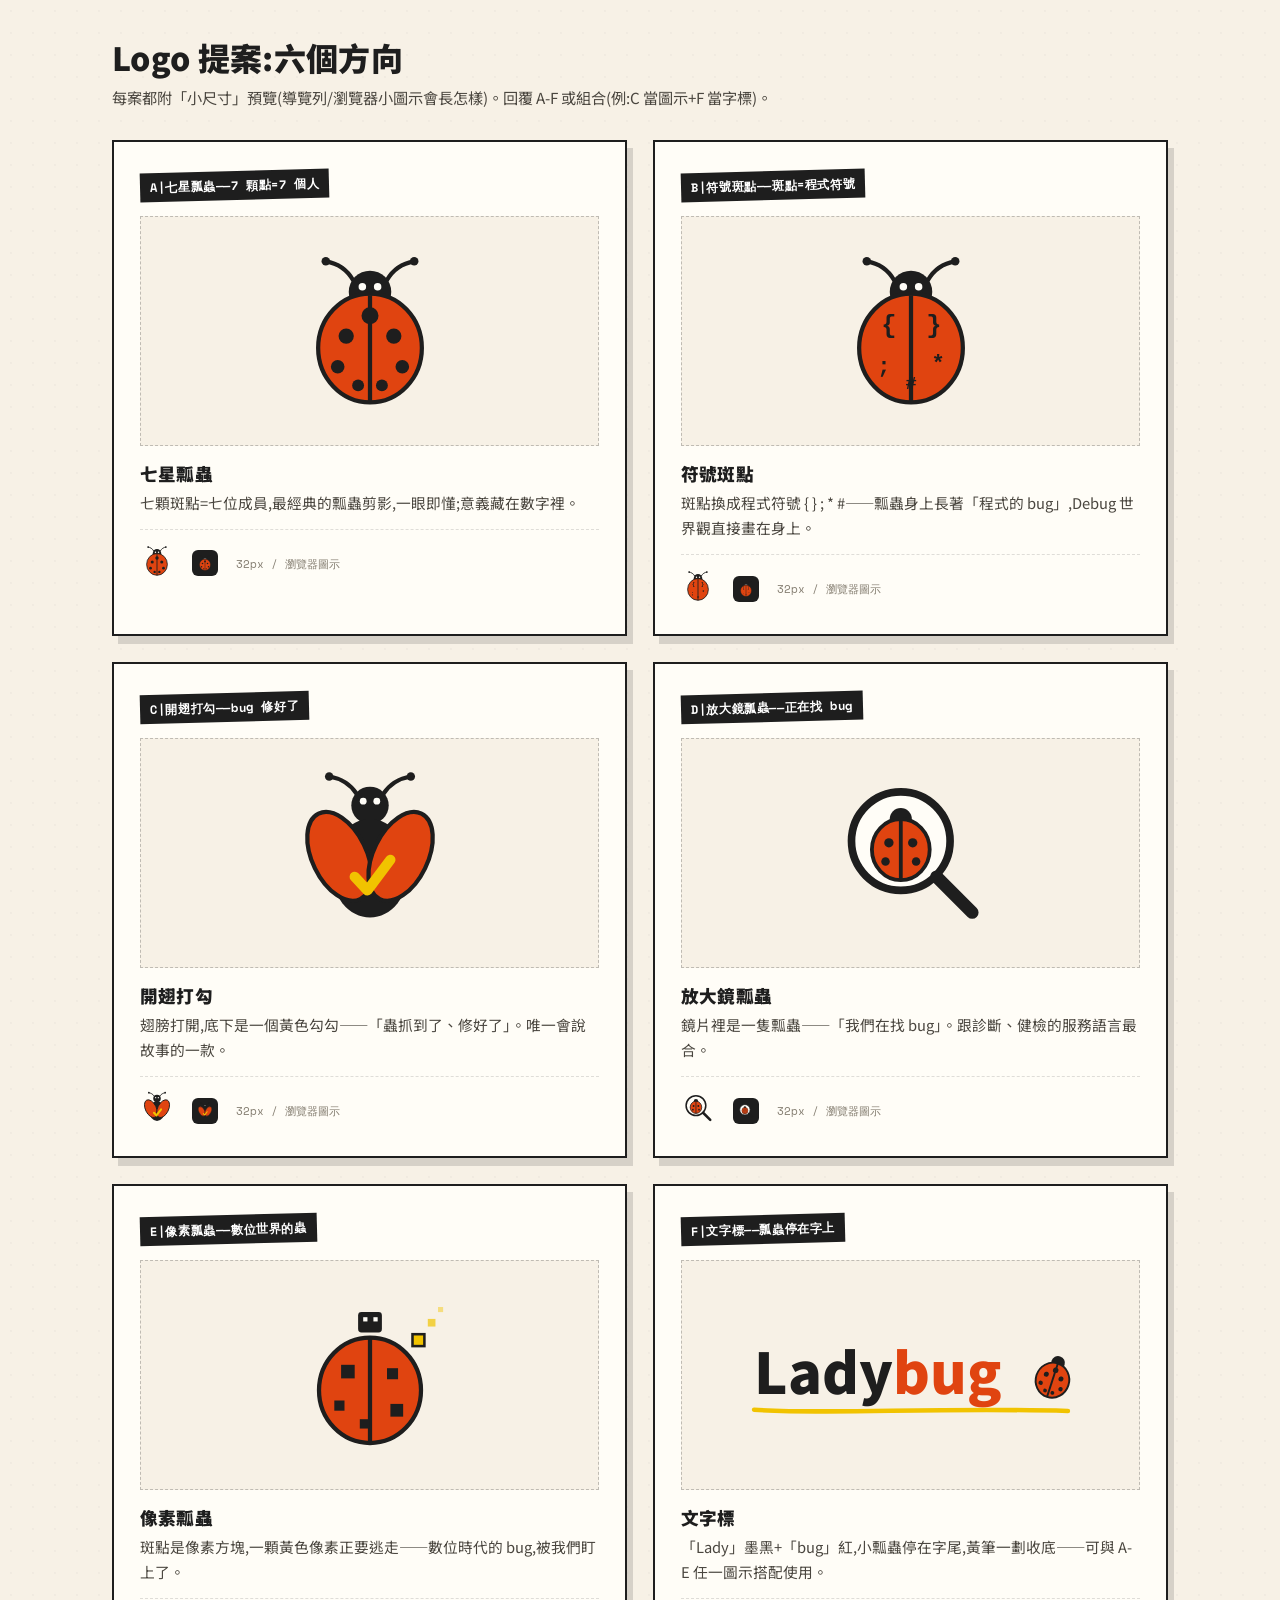
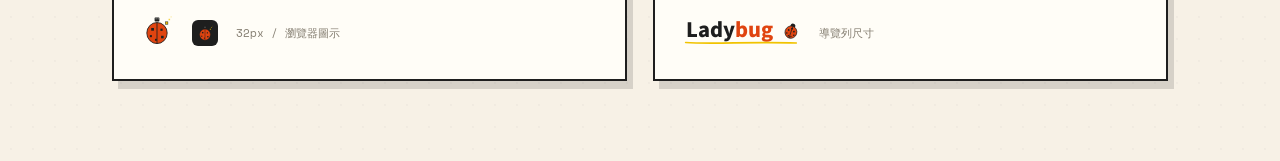
<file: logo-lab.html>
<!doctype html>
<html lang="zh-Hant">
<head>
<meta charset="UTF-8">
<meta name="viewport" content="width=device-width,initial-scale=1">
<title>Logo 提案|Ladybug(內部頁)</title>
<meta name="robots" content="noindex">
<link rel="icon" href="assets/favicon.svg" type="image/svg+xml">
<link rel="stylesheet" href="styles.css">
<style>
.lab-wrap{max-width:1100px;margin:0 auto;padding:36px 22px 80px}
.lab-wrap h1{font-size:clamp(1.4rem,3vw,2rem);margin-bottom:6px}
.lab-note{color:var(--ink-2);font-size:.95rem;margin-bottom:30px}
.logo-grid{display:grid;grid-template-columns:repeat(2,1fr);gap:26px}
@media (max-width:760px){.logo-grid{grid-template-columns:1fr}}
.lcard{background:var(--paper);border:2px solid var(--ink);box-shadow:6px 8px 0 rgba(30,30,30,.15);padding:26px}
.lcard .tag{display:inline-block;font-family:var(--mono);font-weight:700;font-size:.76rem;background:var(--ink);color:#fff;padding:4px 10px;margin-bottom:16px}
.lcard .stage{display:grid;place-items:center;background:var(--cream);border:1.5px dashed rgba(30,30,30,.25);padding:26px;min-height:230px}
.lcard .stage svg{width:170px;height:auto}
.lcard.wide .stage svg{width:340px}
.lcard h3{font-size:1.1rem;margin:16px 0 4px}
.lcard p{color:var(--ink-2);font-size:.92rem;margin:0 0 14px}
.sizes{display:flex;align-items:center;gap:18px;border-top:1px dashed var(--line);padding-top:14px}
.sizes .s32 svg{width:34px;height:34px}
.sizes .fav{width:26px;height:26px;border-radius:6px;background:var(--ink);display:grid;place-items:center}
.sizes .fav svg{width:18px;height:18px}
.sizes span{font-family:var(--mono);font-size:.7rem;color:var(--muted)}
</style>
</head>
<body>
<div class="lab-wrap">
  <h1>Logo 提案:六個方向</h1>
  <p class="lab-note">每案都附「小尺寸」預覽(導覽列/瀏覽器小圖示會長怎樣)。回覆 A-F 或組合(例:C 當圖示+F 當字標)。</p>

  <div class="logo-grid">

    <div class="lcard"><span class="tag">A|七星瓢蟲——7 顆點=7 個人</span>
      <div class="stage"><svg id="mA" viewBox="0 0 200 200" xmlns="http://www.w3.org/2000/svg">
        <path d="M80 40 C72 26 60 20 48 18" stroke="#1e1e1e" stroke-width="5" fill="none" stroke-linecap="round"/>
        <path d="M120 40 C128 26 140 20 152 18" stroke="#1e1e1e" stroke-width="5" fill="none" stroke-linecap="round"/>
        <circle cx="48" cy="18" r="5" fill="#1e1e1e"/><circle cx="152" cy="18" r="5" fill="#1e1e1e"/>
        <circle cx="100" cy="54" r="25" fill="#1e1e1e"/>
        <circle cx="91" cy="48" r="4.4" fill="#fffdf7"/><circle cx="109" cy="48" r="4.4" fill="#fffdf7"/>
        <ellipse cx="100" cy="120" rx="61" ry="64" fill="#E04410" stroke="#1e1e1e" stroke-width="5"/>
        <line x1="100" y1="58" x2="100" y2="184" stroke="#1e1e1e" stroke-width="5"/>
        <circle cx="100" cy="82" r="10" fill="#1e1e1e"/>
        <circle cx="72" cy="106" r="9" fill="#1e1e1e"/><circle cx="128" cy="106" r="9" fill="#1e1e1e"/>
        <circle cx="62" cy="142" r="8" fill="#1e1e1e"/><circle cx="138" cy="142" r="8" fill="#1e1e1e"/>
        <circle cx="86" cy="164" r="7" fill="#1e1e1e"/><circle cx="114" cy="164" r="7" fill="#1e1e1e"/>
      </svg></div>
      <h3>七星瓢蟲</h3><p>七顆斑點=七位成員,最經典的瓢蟲剪影,一眼即懂;意義藏在數字裡。</p>
      <div class="sizes"><span class="s32"><svg viewBox="0 0 200 200"><use href="#mA"/></svg></span><span class="fav"><svg viewBox="0 0 200 200"><use href="#mA"/></svg></span><span>32px / 瀏覽器圖示</span></div>
    </div>

    <div class="lcard"><span class="tag">B|符號斑點——斑點=程式符號</span>
      <div class="stage"><svg id="mB" viewBox="0 0 200 200" xmlns="http://www.w3.org/2000/svg">
        <path d="M80 40 C72 26 60 20 48 18" stroke="#1e1e1e" stroke-width="5" fill="none" stroke-linecap="round"/>
        <path d="M120 40 C128 26 140 20 152 18" stroke="#1e1e1e" stroke-width="5" fill="none" stroke-linecap="round"/>
        <circle cx="48" cy="18" r="5" fill="#1e1e1e"/><circle cx="152" cy="18" r="5" fill="#1e1e1e"/>
        <circle cx="100" cy="54" r="25" fill="#1e1e1e"/>
        <circle cx="91" cy="48" r="4.4" fill="#fffdf7"/><circle cx="109" cy="48" r="4.4" fill="#fffdf7"/>
        <ellipse cx="100" cy="120" rx="61" ry="64" fill="#E04410" stroke="#1e1e1e" stroke-width="5"/>
        <line x1="100" y1="58" x2="100" y2="184" stroke="#1e1e1e" stroke-width="5"/>
        <text x="74" y="102" font-family="Menlo,monospace" font-size="30" font-weight="bold" fill="#1e1e1e" text-anchor="middle">{</text>
        <text x="127" y="102" font-family="Menlo,monospace" font-size="30" font-weight="bold" fill="#1e1e1e" text-anchor="middle">}</text>
        <text x="68" y="150" font-family="Menlo,monospace" font-size="26" font-weight="bold" fill="#1e1e1e" text-anchor="middle">;</text>
        <text x="132" y="146" font-family="Menlo,monospace" font-size="26" font-weight="bold" fill="#1e1e1e" text-anchor="middle">*</text>
        <text x="100" y="168" font-family="Menlo,monospace" font-size="22" font-weight="bold" fill="#1e1e1e" text-anchor="middle">#</text>
      </svg></div>
      <h3>符號斑點</h3><p>斑點換成程式符號 { } ; * #——瓢蟲身上長著「程式的 bug」,Debug 世界觀直接畫在身上。</p>
      <div class="sizes"><span class="s32"><svg viewBox="0 0 200 200"><use href="#mB"/></svg></span><span class="fav"><svg viewBox="0 0 200 200"><use href="#mB"/></svg></span><span>32px / 瀏覽器圖示</span></div>
    </div>

    <div class="lcard"><span class="tag">C|開翅打勾——bug 修好了</span>
      <div class="stage"><svg id="mC" viewBox="0 0 200 200" xmlns="http://www.w3.org/2000/svg">
        <path d="M84 30 C76 18 64 12 52 10" stroke="#1e1e1e" stroke-width="5" fill="none" stroke-linecap="round"/>
        <path d="M116 30 C124 18 136 12 148 10" stroke="#1e1e1e" stroke-width="5" fill="none" stroke-linecap="round"/>
        <circle cx="52" cy="10" r="5" fill="#1e1e1e"/><circle cx="148" cy="10" r="5" fill="#1e1e1e"/>
        <circle cx="100" cy="44" r="22" fill="#1e1e1e"/>
        <circle cx="92" cy="39" r="4" fill="#fffdf7"/><circle cx="108" cy="39" r="4" fill="#fffdf7"/>
        <ellipse cx="100" cy="118" rx="46" ry="58" fill="#1e1e1e"/>
        <ellipse cx="64" cy="104" rx="32" ry="56" fill="#E04410" stroke="#1e1e1e" stroke-width="5" transform="rotate(-26 64 104)"/>
        <ellipse cx="136" cy="104" rx="32" ry="56" fill="#E04410" stroke="#1e1e1e" stroke-width="5" transform="rotate(26 136 104)"/>
        <path d="M82 128 L97 144 L124 108" stroke="#F1C300" stroke-width="12" fill="none" stroke-linecap="round" stroke-linejoin="round"/>
      </svg></div>
      <h3>開翅打勾</h3><p>翅膀打開,底下是一個黃色勾勾——「蟲抓到了、修好了」。唯一會說故事的一款。</p>
      <div class="sizes"><span class="s32"><svg viewBox="0 0 200 200"><use href="#mC"/></svg></span><span class="fav"><svg viewBox="0 0 200 200"><use href="#mC"/></svg></span><span>32px / 瀏覽器圖示</span></div>
    </div>

    <div class="lcard"><span class="tag">D|放大鏡瓢蟲——正在找 bug</span>
      <div class="stage"><svg id="mD" viewBox="0 0 200 200" xmlns="http://www.w3.org/2000/svg">
        <circle cx="88" cy="86" r="58" fill="#fffdf7" stroke="#1e1e1e" stroke-width="9"/>
        <line x1="130" y1="128" x2="172" y2="170" stroke="#1e1e1e" stroke-width="15" stroke-linecap="round"/>
        <circle cx="88" cy="60" r="13" fill="#1e1e1e"/>
        <ellipse cx="88" cy="96" rx="34" ry="36" fill="#E04410" stroke="#1e1e1e" stroke-width="4.5"/>
        <line x1="88" y1="62" x2="88" y2="132" stroke="#1e1e1e" stroke-width="4.5"/>
        <circle cx="74" cy="88" r="5.5" fill="#1e1e1e"/><circle cx="102" cy="88" r="5.5" fill="#1e1e1e"/>
        <circle cx="70" cy="110" r="5" fill="#1e1e1e"/><circle cx="106" cy="110" r="5" fill="#1e1e1e"/>
      </svg></div>
      <h3>放大鏡瓢蟲</h3><p>鏡片裡是一隻瓢蟲——「我們在找 bug」。跟診斷、健檢的服務語言最合。</p>
      <div class="sizes"><span class="s32"><svg viewBox="0 0 200 200"><use href="#mD"/></svg></span><span class="fav"><svg viewBox="0 0 200 200"><use href="#mD"/></svg></span><span>32px / 瀏覽器圖示</span></div>
    </div>

    <div class="lcard"><span class="tag">E|像素瓢蟲——數位世界的蟲</span>
      <div class="stage"><svg id="mE" viewBox="0 0 200 200" xmlns="http://www.w3.org/2000/svg">
        <rect x="86" y="26" width="28" height="24" rx="4" fill="#1e1e1e"/>
        <rect x="92" y="32" width="5" height="5" fill="#fffdf7"/><rect x="104" y="32" width="5" height="5" fill="#fffdf7"/>
        <ellipse cx="100" cy="118" rx="60" ry="62" fill="#E04410" stroke="#1e1e1e" stroke-width="5"/>
        <line x1="100" y1="56" x2="100" y2="180" stroke="#1e1e1e" stroke-width="5"/>
        <rect x="66" y="88" width="16" height="16" fill="#1e1e1e"/>
        <rect x="120" y="92" width="13" height="13" fill="#1e1e1e"/>
        <rect x="58" y="130" width="12" height="12" fill="#1e1e1e"/>
        <rect x="124" y="134" width="15" height="15" fill="#1e1e1e"/>
        <rect x="88" y="152" width="11" height="11" fill="#1e1e1e"/>
        <rect x="150" y="52" width="14" height="14" fill="#F1C300" stroke="#1e1e1e" stroke-width="3"/>
        <rect x="168" y="34" width="9" height="9" fill="#F1C300" opacity=".7"/>
        <rect x="180" y="20" width="6" height="6" fill="#F1C300" opacity=".45"/>
      </svg></div>
      <h3>像素瓢蟲</h3><p>斑點是像素方塊,一顆黃色像素正要逃走——數位時代的 bug,被我們盯上了。</p>
      <div class="sizes"><span class="s32"><svg viewBox="0 0 200 200"><use href="#mE"/></svg></span><span class="fav"><svg viewBox="0 0 200 200"><use href="#mE"/></svg></span><span>32px / 瀏覽器圖示</span></div>
    </div>

    <div class="lcard wide"><span class="tag">F|文字標——瓢蟲停在字上</span>
      <div class="stage"><svg id="mF" viewBox="0 0 520 150" xmlns="http://www.w3.org/2000/svg">
        <text x="20" y="104" font-family="'Noto Sans TC',sans-serif" font-size="86" font-weight="900" fill="#1e1e1e">Lady<tspan fill="#E04410">bug</tspan></text>
        <g transform="translate(452,22) rotate(18) scale(.42)">
          <circle cx="100" cy="54" r="25" fill="#1e1e1e"/>
          <ellipse cx="100" cy="120" rx="61" ry="64" fill="#E04410" stroke="#1e1e1e" stroke-width="7"/>
          <line x1="100" y1="58" x2="100" y2="184" stroke="#1e1e1e" stroke-width="7"/>
          <circle cx="100" cy="82" r="10" fill="#1e1e1e"/>
          <circle cx="72" cy="106" r="9" fill="#1e1e1e"/><circle cx="128" cy="106" r="9" fill="#1e1e1e"/>
          <circle cx="62" cy="142" r="8" fill="#1e1e1e"/><circle cx="138" cy="142" r="8" fill="#1e1e1e"/>
          <circle cx="86" cy="164" r="7" fill="#1e1e1e"/><circle cx="114" cy="164" r="7" fill="#1e1e1e"/>
        </g>
        <path d="M20 128 C 130 136, 300 124, 500 130" stroke="#F1C300" stroke-width="7" fill="none" stroke-linecap="round"/>
      </svg></div>
      <h3>文字標</h3><p>「Lady」墨黑+「bug」紅,小瓢蟲停在字尾,黃筆一劃收底——可與 A-E 任一圖示搭配使用。</p>
      <div class="sizes"><span class="s32" style="width:120px"><svg viewBox="0 0 520 150" style="width:120px;height:auto"><use href="#mF"/></svg></span><span>導覽列尺寸</span></div>
    </div>

  </div>
</div>
</body>
</html>
</file>
<file: styles.css>
/* =====================================================================
   7aDy.bug — Brand Debug Lab
   手作企劃檔案室 × 品牌診斷報告 × 整合行銷工作室
   ===================================================================== */
@import url('https://fonts.googleapis.com/css2?family=Noto+Sans+TC:wght@400;500;700;900&family=Caveat:wght@600;700&family=Zhi+Mang+Xing&family=Space+Mono:wght@400;700&display=swap');

:root{
  --cream:#f7f1e6;
  --paper:#fffdf7;
  --ink:#1e1e1e;
  --ink-2:#4a463f;
  --muted:#847d70;
  --red:#e04410;
  --red-deep:#b53409;
  --green:#6c8b45;
  --yellow:#f1c300;
  --yellow-soft:#f8e9a8;
  --blue:#cfd9e6;
  --blue-deep:#5f7d9c;
  --gray:#e8e1d7;
  --line:rgba(30,30,30,.14);

  --sans:"Noto Sans TC",system-ui,-apple-system,sans-serif;
  --hand:"Caveat","Zhi Mang Xing",cursive;
  --mono:"Space Mono",ui-monospace,monospace;

  --edge:clamp(20px,5vw,80px);
  --maxw:1240px;
  --shadow:3px 5px 0 rgba(30,30,30,.10), 0 14px 30px -18px rgba(30,30,30,.4);
  --shadow-sm:2px 3px 0 rgba(30,30,30,.08);
}

*{box-sizing:border-box;margin:0;padding:0}
html{-webkit-text-size-adjust:100%}
html.lenis,html.lenis body{height:auto}
.lenis.lenis-smooth{scroll-behavior:auto!important}
html{overflow-x:hidden}
body{
  font-family:var(--sans);background:var(--cream);color:var(--ink);
  font-size:17px;line-height:1.72;font-weight:400;-webkit-font-smoothing:antialiased;overflow-x:hidden;
  background-image:radial-gradient(rgba(30,30,30,.028) 1px,transparent 1px);background-size:22px 22px;
}
img{max-width:100%;display:block}
a{color:inherit;text-decoration:none}
::selection{background:var(--red);color:#fff}

h1,h2,h3,h4{font-weight:900;line-height:1.32;letter-spacing:.01em}
.display{font-size:clamp(2.1rem,4.4vw,3.7rem);line-height:1.24;letter-spacing:.01em;margin-bottom:clamp(16px,2.2vw,26px)}
h2{font-size:clamp(1.7rem,3vw,2.5rem)}
h3{font-size:clamp(1.15rem,1.6vw,1.4rem)}
p{margin:0 0 1em}
.lead{font-size:clamp(1.05rem,1.3vw,1.24rem);line-height:1.7;color:var(--ink-2);max-width:56ch}
.hand{font-family:var(--hand);font-weight:700}
.red{color:var(--red)}
strong{font-weight:700}

/* red-pen hand-drawn circle around text */
.circle{position:relative;display:inline-block;padding:0 .1em;white-space:nowrap}
.circle::after{content:"";position:absolute;inset:-30% -13%;z-index:-1;pointer-events:none;
  background:url("data:image/svg+xml,%3Csvg xmlns='http://www.w3.org/2000/svg' viewBox='0 0 220 96'%3E%3Cpath d='M22 46 C24 18 190 12 198 46 C204 78 44 90 16 50' fill='none' stroke='%23d9412e' stroke-width='3.4' stroke-linecap='round'/%3E%3C/svg%3E") no-repeat center/100% 100%}
/* red-pen underline */
.penline{background:url("data:image/svg+xml,%3Csvg xmlns='http://www.w3.org/2000/svg' viewBox='0 0 200 14'%3E%3Cpath d='M4 8 C50 3 150 12 196 6' fill='none' stroke='%23d9412e' stroke-width='3' stroke-linecap='round'/%3E%3C/svg%3E") no-repeat left bottom/100% 8px;padding-bottom:8px}


.tag{display:inline-block;font-family:var(--mono);font-size:.72rem;font-weight:700;letter-spacing:.05em;
  background:var(--red);color:#fff;padding:3px 10px;transform:rotate(-1.5deg)}
.tape{position:relative}
.tape::before{content:"";position:absolute;top:-11px;left:50%;transform:translateX(-50%) rotate(-3deg);
  width:78px;height:22px;background:rgba(243,207,79,.6);box-shadow:0 1px 2px rgba(0,0,0,.08)}

.wrap{max-width:var(--maxw);margin:0 auto;padding-inline:var(--edge)}
.section{padding:clamp(64px,10vw,120px) 0;position:relative}
.section-head{max-width:760px;margin-bottom:clamp(40px,5vw,64px)}
.section-head .section-head .lead{margin-top:16px}

/* buttons */
.btn{display:inline-flex;align-items:center;gap:.5em;font-family:var(--sans);font-weight:700;font-size:1rem;
  padding:14px 28px;background:var(--red);color:#fff;border:2px solid var(--ink);box-shadow:4px 4px 0 var(--ink);
  transition:transform .18s,box-shadow .18s,background .2s}
.btn:hover{transform:translate(-2px,-2px);box-shadow:6px 6px 0 var(--ink);background:var(--red-deep)}
.btn:active{transform:translate(3px,3px);box-shadow:1px 1px 0 var(--ink)}
.btn.ghost{background:var(--paper);color:var(--ink)}
.btn.ghost:hover{background:#fff}
.arrow{transition:transform .2s}.btn:hover .arrow,.tlink:hover .arrow{transform:translate(3px,-3px)}
.tlink{display:inline-flex;align-items:center;gap:.4em;font-weight:700;color:var(--red-deep);
  border-bottom:2px solid var(--red);padding-bottom:2px}
.tlink:hover{color:var(--red)}

.progress{position:fixed;top:0;left:0;height:3px;width:0;background:var(--red);z-index:200}

/* =====================================================================
   Header — file-drawer navbar
   ===================================================================== */
.site-header{position:sticky;top:0;z-index:100;background:color-mix(in srgb,var(--cream) 92%,transparent);
  backdrop-filter:blur(8px);border-bottom:2px solid var(--ink)}
.nav{display:flex;align-items:center;justify-content:space-between;height:66px;max-width:var(--maxw);margin:0 auto;padding-inline:var(--edge)}
.brand{display:flex;align-items:center;gap:10px;font-weight:900;font-size:1.2rem;letter-spacing:-.02em}
.brand .mark{width:28px;height:28px;flex:none}
.brand .dot{color:var(--red)}
.nav-links{display:flex;align-items:center;gap:6px}
.nav-links a{font-weight:500;font-size:.95rem;color:var(--ink-2);padding:8px 13px;transition:color .2s}
.nav-links a:hover,.nav-links a.current{color:var(--ink)}
.nav-links a.current{position:relative}
.nav-links a.current::after{content:"";position:absolute;left:13px;right:13px;bottom:2px;height:6px;background:var(--yellow);z-index:-1}
.nav-links .navcta{font-family:var(--mono);font-weight:700;color:#fff;background:var(--red);border:2px solid var(--ink);padding:8px 16px;margin-left:6px;
  box-shadow:3px 3px 0 var(--ink);transition:transform .18s,box-shadow .18s,background .2s}
.nav-links .navcta:hover{background:var(--red-deep);color:#fff;transform:translate(-1px,-1px);box-shadow:4px 4px 0 var(--ink)}
.nav-links .navcta:active{transform:translate(2px,2px);box-shadow:1px 1px 0 var(--ink)}
.menu-btn{display:none;flex-direction:column;gap:5px;background:none;border:0;cursor:pointer;padding:6px}
.menu-btn span{width:24px;height:2.5px;background:var(--ink);transition:.3s}
body.menu-open .menu-btn span:nth-child(1){transform:translateY(7.5px) rotate(45deg)}
body.menu-open .menu-btn span:nth-child(2){opacity:0}
body.menu-open .menu-btn span:nth-child(3){transform:translateY(-7.5px) rotate(-45deg)}
@media (max-width:880px){
  .menu-btn{display:flex}
  .nav-links{position:fixed;inset:66px 0 auto 0;flex-direction:column;align-items:stretch;gap:2px;
    background:var(--paper);border-bottom:2px solid var(--ink);padding:14px var(--edge) 24px;
    transform:translateY(-120%);transition:transform .38s cubic-bezier(.4,0,.2,1)}
  body.menu-open .nav-links{transform:none}
  .nav-links a{font-size:1.1rem;padding:14px 6px;border-bottom:1px solid var(--line)}
  .nav-links a.current::after{display:none}
  .nav-links .navcta{margin:12px 0 0;text-align:center;justify-content:center;border-bottom:2px solid var(--ink)}
}

/* =====================================================================
   Paper card base
   ===================================================================== */
.paper-card{background:var(--paper);border:2px solid var(--ink);box-shadow:var(--shadow);position:relative}
.file{position:relative;background:var(--paper);border:2px solid var(--ink);box-shadow:var(--shadow);padding:28px 26px}
.file[data-tab]::before{content:attr(data-tab);position:absolute;top:-19px;left:22px;font-family:var(--mono);
  font-size:.72rem;font-weight:700;letter-spacing:.06em;background:var(--gray);color:var(--ink);
  border:2px solid var(--ink);border-bottom:0;padding:4px 12px 5px}

/* =====================================================================
   Hero
   ===================================================================== */
.hero{padding:clamp(40px,6vw,80px) 0 clamp(48px,7vw,88px)}
.hero-grid{display:grid;grid-template-columns:1.08fr .92fr;gap:clamp(30px,5vw,64px);align-items:center}
.hero h1{font-size:clamp(2.3rem,4.6vw,4rem);line-height:1.28;letter-spacing:.01em}
.hero h1 .red{color:var(--red)}
.hero .lead{margin:24px 0 32px}
.hero-actions{display:flex;flex-wrap:wrap;gap:14px}
@media (min-width:881px){.hero-grid>div:last-child{align-self:start;margin-top:4px}}
@media (max-width:880px){.hero-grid{grid-template-columns:1fr;gap:36px}}

/* Brand Bug Report collage */
.report{background:var(--paper);border:2px solid var(--ink);box-shadow:6px 8px 0 rgba(30,30,30,.14),0 20px 40px -22px rgba(30,30,30,.5);
  padding:28px 26px 30px;transform:rotate(1.3deg);position:relative}
.report .rhead{display:flex;align-items:baseline;justify-content:space-between;border-bottom:2px solid var(--ink);padding-bottom:10px;margin-bottom:16px}
.report .rhead b{font-size:1.15rem;letter-spacing:-.01em}
.report .rhead span{font-family:var(--mono);font-size:.68rem;color:var(--muted)}
.report ul{list-style:none;font-family:var(--sans)}
.report li{display:flex;align-items:center;gap:12px;padding:9px 0;border-bottom:1px dashed var(--line);font-size:.98rem}
.report li .box,.whynote li .box{width:18px;height:18px;border:2px solid var(--ink);flex:none;display:grid;place-items:center;color:var(--red);font-weight:900;font-size:.72rem;line-height:0}
.report li.done{color:var(--muted)}
.report .stamp{position:absolute;top:-16px;right:16px;background:var(--paper);font-family:var(--mono);font-weight:700;color:var(--red);font-size:1.05rem;letter-spacing:.08em;
  border:2.5px solid var(--red);padding:5px 12px;transform:rotate(-8deg);background:rgba(255,253,247,.72)}
.report .sig{font-family:var(--sans);font-weight:900;color:var(--red);font-size:1.05rem;margin-top:18px;transform:rotate(-1.5deg)}
.report .sticky{position:absolute;bottom:-24px;right:-12px;left:auto;background:var(--yellow);font-family:var(--sans);font-weight:800;
  font-size:.9rem;padding:13px 15px;transform:rotate(-4deg);box-shadow:2px 4px 8px rgba(0,0,0,.16);max-width:170px;line-height:1.4;color:var(--ink)}

/* =====================================================================
   Memo cards (brand bugs)
   ===================================================================== */

/* =====================================================================
   Debug process (5 steps flow)
   ===================================================================== */
.flow{display:grid;grid-template-columns:repeat(6,1fr);gap:0;border:2px solid var(--ink);background:var(--paper);box-shadow:var(--shadow)}
.step{padding:26px 20px;border-right:2px dashed var(--line);position:relative}
.step:last-child{border-right:0}
.step .en{font-family:var(--mono);font-size:.72rem;font-weight:700;color:var(--red);letter-spacing:.06em}
.step .zh{font-size:1.15rem;font-weight:900;margin:6px 0 10px}
.step p{font-size:.86rem;color:var(--muted);margin:0;line-height:1.6}
.step .num{position:absolute;top:14px;right:14px;font-family:var(--mono);font-weight:700;color:var(--gray);font-size:1.5rem;line-height:1}
.step:nth-child(-n+5)::after{content:"→";position:absolute;top:24px;right:-11px;color:var(--red);font-weight:900;background:var(--paper);z-index:2;font-size:1rem}
@media (max-width:900px){.flow{grid-template-columns:1fr 1fr}.step{border-right:0;border-bottom:2px dashed var(--line)}
  .step:nth-child(2n){border-right:0}.step::after{display:none!important}.step:last-child{border-bottom:0}}
@media (max-width:520px){.flow{grid-template-columns:1fr}}

/* =====================================================================
   Service file cards
   ===================================================================== */
.svc-grid{display:grid;grid-template-columns:repeat(3,1fr);gap:30px 24px}
@media (max-width:860px){.svc-grid{grid-template-columns:1fr 1fr}}
@media (max-width:560px){.svc-grid{grid-template-columns:1fr}}
.svc-card{background:var(--paper);border:2px solid var(--ink);box-shadow:var(--shadow);padding:30px 26px;position:relative;transition:transform .22s,box-shadow .22s}
.svc-card::before{content:attr(data-no);position:absolute;top:-17px;left:20px;font-family:var(--mono);font-size:.72rem;font-weight:700;
  background:var(--ink);color:var(--paper);padding:4px 11px 5px}
.svc-card:hover{transform:translate(-2px,-5px) scale(1.04);box-shadow:10px 13px 0 rgba(30,30,30,.18);z-index:2}
.svc-card::before{transition:transform .25s}
.svc-card:hover::before{transform:rotate(-5deg) scale(1.07)}
.svc-card h3{font-size:1.22rem;margin-bottom:10px}
.svc-card p{font-size:.94rem;color:var(--ink-2);margin:0}

/* =====================================================================
   Case files
   ===================================================================== */
.cases{display:grid;grid-template-columns:1fr 1fr;gap:26px}
@media (max-width:820px){.cases{grid-template-columns:1fr}}
.case{background:var(--paper);border:2px solid var(--ink);box-shadow:var(--shadow);padding:30px 28px;position:relative;transition:transform .22s}
.case::before{content:attr(data-file);position:absolute;top:-19px;left:24px;font-family:var(--mono);font-size:.7rem;font-weight:700;
  background:var(--gray);color:var(--ink);border:2px solid var(--ink);border-bottom:0;padding:4px 12px 5px}
.case{transition:transform .22s,box-shadow .22s}
.case:hover{transform:translateY(-6px) rotate(-.4deg);box-shadow:8px 11px 0 rgba(30,30,30,.16)}
.case .cat{font-family:var(--mono);font-size:.72rem;font-weight:700;color:var(--red-deep);letter-spacing:.06em;text-transform:uppercase}
.case h3{font-size:1.3rem;margin:8px 0 18px}
.case dl{display:grid;grid-template-columns:76px 1fr;gap:12px 18px;margin:0}
.case dt{font-family:var(--sans);font-weight:800;color:var(--red);font-size:.82rem;padding-top:1px}
.case dd{margin:0;color:var(--ink-2);font-size:.96rem;line-height:1.6}
.case dd .metric{color:var(--red);font-weight:900}
@media (max-width:520px){.case dl{grid-template-columns:1fr;gap:2px 0}.case dt{margin-top:10px}}

/* =====================================================================
   Packages (3 directions, no price)
   ===================================================================== */
.note{font-size:.86rem;color:var(--muted);margin-top:22px;font-family:var(--sans)}

/* =====================================================================
   Team (personnel files)
   ===================================================================== */
.team-grid{display:grid;grid-template-columns:repeat(2,1fr);gap:26px 22px;max-width:820px;margin:0 auto}
.person.lead-card{grid-column:1/-1;justify-self:center;width:calc(50% - 11px)}
.person.lead-card .idx{background:var(--yellow);color:var(--ink)}
.person{display:block;background:var(--paper);border:2px solid var(--ink);box-shadow:var(--shadow);padding:12px 12px 16px;position:relative;transition:transform .22s;color:inherit}
.person:nth-child(2n){transform:rotate(-.8deg)}
.person:hover{transform:translateY(-6px) rotate(0);box-shadow:8px 11px 0 rgba(30,30,30,.16)}
.person .frame{position:relative;aspect-ratio:4/5;overflow:hidden;background:var(--gray);border:1px solid var(--ink)}
.person .frame img{width:100%;height:100%;object-fit:cover;filter:grayscale(.15) contrast(1.03);transition:filter .4s,transform .6s}
.person:hover .frame img{filter:grayscale(0);transform:scale(1.04)}
.person .clip{position:absolute;top:-7px;left:50%;transform:translateX(-50%);width:26px;height:12px;border:2px solid var(--ink);border-bottom:0;border-radius:8px 8px 0 0;background:var(--gray)}
.person .meta{padding:14px 4px 2px}
.person .idx{font-family:var(--mono);font-size:.68rem;font-weight:700;color:var(--red-deep)}
.person h3{font-size:1.12rem;margin:5px 0 2px}
.person .role{font-size:.85rem;color:var(--muted)}
.person .view{font-family:var(--sans);font-weight:700;font-size:.68rem;color:var(--red);margin-top:8px;display:inline-block}

/* chips + stats + misc (reused by sub-pages) */
.chips{display:flex;flex-wrap:wrap;gap:9px}
.chip{font-family:var(--sans);font-weight:600;font-size:.8rem;background:var(--paper);border:1.5px solid var(--ink);padding:6px 13px;box-shadow:var(--shadow-sm)}
.chip.solid{background:var(--red);color:#fff}
.stats{display:grid;grid-template-columns:repeat(4,1fr);gap:22px}
@media (max-width:640px){.stats{grid-template-columns:1fr 1fr}}
.stat{background:var(--paper);border:2px solid var(--ink);box-shadow:var(--shadow-sm);padding:24px 22px;text-align:center}
.stat:nth-child(2n){background:var(--yellow)}
.stat .n{font-size:clamp(2rem,3.4vw,2.8rem);font-weight:900;letter-spacing:-.03em;line-height:1}
.stat .n em{color:var(--red);font-style:normal}
.stat .l{margin-top:8px;font-size:.85rem;color:var(--ink-2)}

/* statement */
.statement{font-weight:900;font-size:clamp(1.35rem,2.4vw,2.1rem);line-height:1.55;letter-spacing:.01em;max-width:24ch}
.statement-grid{display:grid;grid-template-columns:1.4fr 1fr;gap:clamp(28px,4vw,64px);align-items:end}
.statement-grid .side{color:var(--muted);font-size:.98rem;line-height:1.7}
@media (max-width:820px){.statement-grid{grid-template-columns:1fr;gap:26px}}

/* member detail */
.member-back{padding-top:30px}
.member-back a{font-weight:700;color:var(--red-deep)}
.member-hero{display:grid;grid-template-columns:.8fr 1.2fr;gap:clamp(28px,4vw,64px);align-items:center;padding:clamp(22px,3vw,40px) 0 clamp(50px,8vw,100px)}
.member-photo{aspect-ratio:4/5;overflow:hidden;border:2px solid var(--ink);box-shadow:var(--shadow);background:var(--gray)}
.member-photo img{width:100%;height:100%;object-fit:cover;filter:grayscale(.1) contrast(1.03)}
.member-info .idx{font-family:var(--mono);font-size:.78rem;font-weight:700;color:var(--red-deep);letter-spacing:.08em}
.member-info h1{font-size:clamp(2.2rem,3.6vw,3.2rem);margin:12px 0 6px}
.member-info .role{font-family:var(--sans);font-size:1.08rem;font-weight:800;color:var(--red);margin-bottom:24px;
  display:inline-block;background:var(--yellow-soft);padding:4px 14px}
.member-info .bio{font-size:1.06rem;line-height:1.72;max-width:52ch}
.member-info .bio p{margin-bottom:.9em}
.member-block{margin-top:28px}
.member-block h4{font-family:var(--sans);font-size:.74rem;font-weight:700;letter-spacing:.06em;text-transform:uppercase;color:var(--muted);margin-bottom:12px}
.hi-list{list-style:none;font-size:.96rem;color:var(--ink-2)}
.hi-list li{padding:7px 0 7px 22px;position:relative;border-bottom:1px dashed var(--line)}
.hi-list li::before{content:"✦";position:absolute;left:2px;color:var(--red);font-size:.8rem}
.member-hero{align-items:start}
.member-nav{display:flex;justify-content:space-between;border-top:2px solid var(--ink);padding:24px 0}
.member-nav a{font-weight:700;color:var(--red-deep)}
@media (max-width:760px){.member-hero{grid-template-columns:1fr;gap:24px}.member-photo{max-width:300px}}

/* contact */
.contact-grid{display:grid;grid-template-columns:1fr 1.05fr;gap:clamp(30px,4vw,64px);align-items:start}
@media (max-width:860px){.contact-grid{grid-template-columns:1fr;gap:40px}}
.contact-list{list-style:none;margin-top:26px;display:grid;gap:12px}
.contact-list li{display:flex;gap:14px;align-items:center;background:var(--paper);border:2px solid var(--ink);box-shadow:var(--shadow-sm);padding:14px 18px}
.contact-list .k{font-family:var(--sans);font-weight:800;font-size:.72rem;font-weight:700;color:var(--red-deep);width:86px;flex:none}
.contact-list .v{font-size:1.02rem;font-weight:500}
.contact-list a:hover{color:var(--red)}
.form{background:var(--paper);border:2px solid var(--ink);box-shadow:var(--shadow);padding:clamp(24px,3vw,38px)}
.form label{display:block;margin-bottom:18px;font-family:var(--sans);font-size:.76rem;font-weight:700;letter-spacing:.04em;color:var(--ink-2)}
.form input,.form textarea,.form select{width:100%;margin-top:9px;font-family:var(--sans);font-size:1rem;color:var(--ink);
  background:var(--cream);border:2px solid var(--ink);padding:12px 14px;transition:box-shadow .2s}
.form input::placeholder,.form textarea::placeholder{color:#b0a99a}
.form input:focus,.form textarea:focus,.form select:focus{outline:none;box-shadow:3px 3px 0 var(--red)}
.form textarea{resize:vertical;min-height:110px}
.form .btn{width:100%;justify-content:center;margin-top:8px}
.form-note{font-size:.82rem;color:var(--muted);margin-top:14px}

.pron{font-size:.92rem;color:var(--ink-2);margin-top:14px}
.pron b{color:var(--red)}
.toolgroups{display:grid;gap:14px}
.tglabel{display:block;font-size:.76rem;font-weight:800;color:var(--red-deep);letter-spacing:.06em;margin-bottom:6px}
.report li a{color:inherit;text-decoration:none;display:inline-flex;align-items:center;gap:.4em;transition:color .18s}
.report li a .go{font-size:.8em;opacity:0;transform:translate(-3px,2px);transition:all .18s;color:var(--red)}
.report li a:hover{color:var(--red)}
.report li a:hover .go{opacity:1;transform:none}
.circle.wide::after{inset:-52% -15%}
.band-blue .section-head h2{margin-bottom:clamp(14px,2vw,22px)}
.grouplabel{font-size:.85rem;font-weight:800;color:var(--muted);letter-spacing:.08em;margin-bottom:14px}
/* 五步驟流程進場 */
.flow .step{opacity:0;transform:translateY(16px)}
.flow.flow-in .step{opacity:1;transform:none;transition:opacity .55s ease,transform .55s cubic-bezier(.2,.7,.3,1)}
.flow.flow-in .step:nth-child(1){transition-delay:.05s}
.flow.flow-in .step:nth-child(2){transition-delay:.16s}
.flow.flow-in .step:nth-child(3){transition-delay:.27s}
.flow.flow-in .step:nth-child(4){transition-delay:.38s}
.flow.flow-in .step:nth-child(5){transition-delay:.49s}
.flow.flow-in .step:nth-child(6){transition-delay:.6s}
.flow .step::after{opacity:0}
.flow.flow-in .step::after{opacity:1;transition:opacity .35s ease}
.flow.flow-in .step:nth-child(1)::after{transition-delay:.3s}
.flow.flow-in .step:nth-child(2)::after{transition-delay:.41s}
.flow.flow-in .step:nth-child(3)::after{transition-delay:.52s}
.flow.flow-in .step:nth-child(4)::after{transition-delay:.63s}
.flow.flow-in .step:nth-child(5)::after{transition-delay:.74s}
@media (prefers-reduced-motion:reduce){.flow .step,.flow .step::after{opacity:1!important;transform:none!important;transition:none!important}}

@media (max-width:720px){}
@media (max-width:900px){}

.whynote{background:var(--paper);border:2px solid var(--ink);padding:24px 24px 20px;margin-top:44px;transform:rotate(.8deg);
  box-shadow:6px 8px 0 rgba(30,30,30,.16);position:relative}
.whynote .wn-tape{position:absolute;top:-13px;left:50%;transform:translateX(-50%) rotate(-3deg);width:96px;height:26px;background:rgba(241,195,0,.85);box-shadow:0 1px 2px rgba(0,0,0,.15)}
.wn-title{font-weight:700;font-size:1.15rem;letter-spacing:-.01em;border-bottom:2px solid var(--ink);padding-bottom:10px;margin-bottom:12px}
.whynote ul{list-style:none;margin:0;padding:0;font-family:var(--sans)}
.whynote li{display:flex;align-items:center;gap:12px;padding:9px 0;border-bottom:1px dashed var(--line);font-size:.98rem}
.whynote li:last-child{border-bottom:0}
.wn-reach{margin-top:12px;font-size:.8rem;font-weight:800;color:var(--muted)}
.wn-chips{display:flex;flex-wrap:wrap;gap:6px;margin-top:8px}
.wn-chips span{background:var(--cream);border:1.5px solid var(--ink);padding:2px 10px;font-size:.78rem;font-weight:700}

/* CTA + footer */
.cta .wrap{background:var(--red);border:2px solid var(--ink);box-shadow:8px 10px 0 rgba(30,30,30,.2);
  padding:clamp(40px,6vw,72px);text-align:center;color:#fff;position:relative;overflow:visible;transform:rotate(-.5deg)}
.cta .wrap::before{content:"";position:absolute;inset:0;background-image:radial-gradient(rgba(255,255,255,.13) 1.5px,transparent 1.5px);background-size:12px 12px;pointer-events:none}
.cta h2,.cta p,.cta .actions{position:relative;z-index:1}
.cta-tape{position:absolute;width:96px;height:26px;top:-14px;box-shadow:0 1px 2px rgba(0,0,0,.2);z-index:2}
.cta-tape.l{left:7%;background:rgba(207,217,230,.95);transform:rotate(-5deg)}
.cta-tape.r{right:7%;background:rgba(241,195,0,.9);transform:rotate(4deg)}
.cta-bug{position:absolute;top:-30px;right:11%;width:56px;transform:rotate(8deg);z-index:2}
.cta .ul{position:relative;white-space:nowrap}
.cta .ul svg{position:absolute;left:-2%;bottom:-8px;width:104%;height:14px;pointer-events:none}
@media (max-width:560px){.cta-bug{width:44px;top:-24px;right:8%}.cta-tape{width:72px}}
.cta h2{color:#fff;font-size:clamp(1.7rem,3.2vw,2.6rem);margin-bottom:14px}
.cta p{color:rgba(255,255,255,.9);max-width:46ch;margin:0 auto 26px}
.cta .actions{display:flex;gap:14px;justify-content:center;flex-wrap:wrap}
.cta .btn{background:var(--yellow);color:var(--ink);border-color:var(--ink)}
.cta .btn:hover{background:#ffd21c}
.cta .btn.line{background:transparent;color:#fff;border-color:#fff}
.cta .btn.line:hover{background:#fff;color:var(--red)}

.site-footer{border-top:2px solid var(--ink);padding:clamp(50px,7vw,80px) 0 36px;background:var(--paper)}
.footer-top{display:grid;grid-template-columns:1.5fr 1fr;gap:36px;padding-bottom:36px;border-bottom:1px dashed var(--line)}
.footer-brand{display:flex;align-items:center;gap:10px;font-weight:900;font-size:1.3rem;margin-bottom:14px}
.footer-brand .dot{color:var(--red)}
.footer-top .fp{color:var(--muted);max-width:38ch}
.footer-links{display:flex;gap:56px;flex-wrap:wrap;justify-content:flex-end}
.footer-col h5{font-family:var(--mono);font-size:.72rem;font-weight:700;letter-spacing:.06em;text-transform:uppercase;color:var(--muted);margin-bottom:14px}
.footer-col a{display:block;color:var(--ink-2);margin-bottom:9px;font-size:.94rem}
.footer-col a:hover{color:var(--red)}
.footer-bottom{display:flex;justify-content:center;gap:14px;flex-wrap:wrap;padding-top:26px;font-family:var(--mono);font-size:.76rem;color:var(--muted)}
@media (max-width:760px){.footer-top{grid-template-columns:1fr;gap:28px}.footer-links{justify-content:flex-start;gap:44px}}

/* =====================================================================
   Playful colour accents — 紅黃藍 (from cover)
   ===================================================================== */

.svc-card:nth-child(6n+1)::before{background:var(--red);color:#fff}
.svc-card:nth-child(6n+2)::before{background:var(--blue);color:var(--ink)}
.svc-card:nth-child(6n+3)::before{background:var(--yellow);color:var(--ink)}
.svc-card:nth-child(6n+4)::before{background:var(--blue);color:var(--ink)}
.svc-card:nth-child(6n+5)::before{background:var(--red);color:#fff}
.svc-card:nth-child(6n+6)::before{background:var(--yellow);color:var(--ink)}

.case:nth-child(4n+1)::before{background:var(--red);color:#fff}
.case:nth-child(4n+2)::before{background:var(--yellow);color:var(--ink)}
.case:nth-child(4n+3)::before{background:var(--blue);color:var(--ink)}
.case:nth-child(4n+4)::before{background:var(--ink);color:var(--paper)}


.stat:nth-child(4n+1){background:var(--yellow-soft)}
.stat:nth-child(4n+3){background:var(--blue)}

/* ===== 色帶:讓黃/藍有面積(紅仍最多) ===== */
.band-blue{background:var(--blue)}
.band-yellow{background:#f6e9b4}
.band-yellow .case{box-shadow:4px 6px 0 rgba(30,30,30,.16)}

/* ===== 案例/作品展示圖 + 燈箱 ===== */
.case-media{margin:0 0 20px;border:2px solid var(--ink);background:var(--gray);overflow:hidden;box-shadow:var(--shadow-sm)}
.case-media img{width:100%;height:100%;max-height:230px;object-fit:cover;display:block;cursor:zoom-in;
  transition:transform .35s ease}
.case-media:hover img{transform:scale(1.045)}
.case-media figcaption{font-family:var(--sans);font-weight:600;font-size:.68rem;color:var(--muted);padding:6px 10px;border-top:2px solid var(--ink);background:var(--paper)}
/* 可播放/可看簡報 標記 */
.case-media{position:relative}
.case-media .play{position:absolute;top:36%;left:50%;transform:translate(-50%,-50%);width:58px;height:58px;border-radius:50%;
  background:var(--red);color:#fff;display:grid;place-items:center;font-size:1.15rem;padding-left:4px;
  border:2px solid var(--ink);box-shadow:2px 3px 0 rgba(30,30,30,.25);pointer-events:none;transition:transform .25s}
.case-media:hover .play{transform:translate(-50%,-50%) scale(1.12)}
.case-media .open-tag{position:absolute;top:10px;left:10px;background:var(--yellow);color:var(--ink);border:2px solid var(--ink);
  font-weight:800;font-size:.72rem;padding:3px 10px;pointer-events:none;box-shadow:2px 2px 0 rgba(30,30,30,.2)}
.media-links{display:flex;flex-wrap:wrap;gap:10px;margin-top:14px}
.btn.mini{padding:9px 16px;font-size:.85rem}
.vlink{color:var(--red-deep);font-weight:700;cursor:pointer;border-bottom:1.5px solid var(--red)}
.vlink:hover{color:var(--red)}

.shelf{display:grid;grid-template-columns:repeat(4,1fr);gap:20px}
@media (max-width:860px){.shelf{grid-template-columns:repeat(2,1fr)}}
.shelf figure{margin:0;background:var(--paper);border:2px solid var(--ink);box-shadow:var(--shadow);padding:10px 10px 8px;position:relative;transition:transform .22s}
.shelf figure:nth-child(2n){transform:rotate(-1deg)}
.shelf figure:hover{transform:translateY(-5px) rotate(0)}
.shelf figure::before{content:"";position:absolute;top:-9px;left:50%;transform:translateX(-50%) rotate(-3deg);width:56px;height:18px;background:rgba(241,195,0,.75);box-shadow:0 1px 2px rgba(0,0,0,.12)}
.shelf img{width:100%;aspect-ratio:3/4;object-fit:cover;border:1px solid var(--ink);cursor:zoom-in;display:block}
.shelf figcaption{font-family:var(--sans);font-weight:600;font-size:.7rem;color:var(--ink-2);padding-top:8px;text-align:center}

.thumb-row{display:flex;gap:10px;margin-top:14px}
.thumb-row img{width:33%;border:1.5px solid var(--ink);cursor:zoom-in;transition:transform .2s}
.thumb-row img:hover{transform:translateY(-3px)}

.lightbox{position:fixed;inset:0;z-index:400;background:rgba(20,18,15,.9);display:none;place-items:center;padding:4vmin;cursor:zoom-out}
.lightbox.open{display:grid}
.lb-stage{display:grid;place-items:center;max-width:100%;}
.lightbox img{max-width:92vw;max-height:86vh;border:3px solid var(--paper);box-shadow:0 30px 80px rgba(0,0,0,.5);background:#fff}
.lightbox iframe{border:3px solid var(--paper);box-shadow:0 30px 80px rgba(0,0,0,.55);cursor:auto}
.lightbox iframe.vid{width:min(92vw,1120px);aspect-ratio:16/9;height:auto;background:#000}
.lightbox iframe.doc{width:min(94vw,1000px);height:86vh;background:#fff}
.lightbox .lb-x{position:absolute;top:16px;right:16px;z-index:5;background:var(--paper);color:var(--ink);
  border:2px solid var(--ink);font-family:var(--sans);font-weight:800;font-size:.95rem;padding:10px 18px;cursor:pointer;
  box-shadow:3px 3px 0 rgba(0,0,0,.3)}
.lightbox .lb-x:hover{background:var(--red);color:#fff}
.lightbox .lb-tip{position:absolute;bottom:22px;left:50%;transform:translateX(-50%);font-family:var(--sans);font-size:.75rem;color:#d8d2c5}

/* ===== 團體照 ===== */
.group-shot{margin:0 auto;max-width:860px;position:relative;border:2px solid var(--ink);background:var(--paper);padding:12px 12px 10px;
  box-shadow:6px 8px 0 rgba(30,30,30,.16);transform:rotate(-.8deg)}
.group-shot::before{content:"";position:absolute;top:-12px;left:8%;width:84px;height:24px;background:rgba(241,195,0,.8);transform:rotate(-4deg);box-shadow:0 1px 2px rgba(0,0,0,.12);z-index:2}
.group-shot::after{content:"";position:absolute;top:-12px;right:8%;width:84px;height:24px;background:rgba(207,217,230,.9);transform:rotate(3deg);box-shadow:0 1px 2px rgba(0,0,0,.12);z-index:2}
.group-shot img{width:100%;display:block;border:1px solid var(--ink)}
.group-shot figcaption{font-family:var(--sans);font-weight:600;font-size:.72rem;color:var(--ink-2);padding-top:9px;display:flex;justify-content:space-between}

.step:nth-child(1) .num{color:var(--red);opacity:.7}
.step:nth-child(2) .num{color:#d9a900}
.step:nth-child(3) .num{color:#8fa6c2}
.step:nth-child(4) .num{color:var(--red);opacity:.7}
.step:nth-child(5) .num{color:#d9a900}
.step:nth-child(6) .num{color:#8fa6c2}

/* ===== 入口封面頁(獨立 index:點了才進首頁) ===== */
@media (max-width:640px){.report .stamp{font-size:.85rem;padding:4px 10px}
  .report .sticky{bottom:-20px;right:-6px;font-size:.8rem}}

.scroll-cue{position:absolute;bottom:24px;left:50%;transform:translateX(-50%);font-weight:800;font-size:.86rem;color:var(--red-deep);animation:cue 1.6s ease-in-out infinite}
@keyframes cue{0%,100%{transform:translate(-50%,0)}50%{transform:translate(-50%,7px)}}
@media (prefers-reduced-motion:reduce){.scroll-cue{animation:none}}

/* ===== 時間規劃 ===== */
.timeline{display:grid;gap:16px}
.phase{background:var(--paper);border:2px solid var(--ink);box-shadow:var(--shadow-sm);padding:22px 24px;display:grid;grid-template-columns:150px 1fr;gap:18px;align-items:start;
  transition:transform .22s,box-shadow .22s}
.phase:hover{transform:translate(-2px,-5px) scale(1.02);box-shadow:10px 13px 0 rgba(30,30,30,.18);z-index:2;position:relative}
.phase .when{transition:transform .25s}
.phase:hover .when{transform:rotate(-4deg) scale(1.06)}
.phase .when{font-weight:900;color:#fff;background:var(--red);border:2px solid var(--ink);padding:4px 12px;justify-self:start;font-size:.9rem}
.phase:nth-child(2) .when{background:var(--yellow);color:var(--ink)}
.phase:nth-child(3) .when{background:var(--blue);color:var(--ink)}
.phase:nth-child(4) .when{background:var(--red)}
.phase h3{font-size:1.15rem;margin-bottom:6px}
.phase ul{list-style:none;color:var(--ink-2);font-size:.95rem}
.phase ul li{padding-left:18px;position:relative;margin-bottom:3px}
.phase ul li::before{content:"·";position:absolute;left:4px;color:var(--red);font-weight:900}
@media (max-width:640px){.phase{grid-template-columns:1fr;gap:10px}}

/* ===== 方案價格 ===== */

/* 首頁精選作品列 */
.teaser-row{display:grid;grid-template-columns:repeat(3,1fr);gap:22px}
.teaser-row .case-media{margin:0}
.teaser-row .case-media img{height:215px;max-height:none}
@media (max-width:860px){.teaser-row{grid-template-columns:1fr}.teaser-row .case-media img{height:200px}}

/* reveal */
.reveal{opacity:0;transform:translateY(26px)}
.reveal.in{opacity:1;transform:none;transition:opacity .7s ease,transform .7s cubic-bezier(.2,.7,.2,1)}
.no-js .reveal,html:not(.gsap-ready) .reveal.in{opacity:1;transform:none}
@media (prefers-reduced-motion:reduce){.reveal{opacity:1!important;transform:none!important}*{scroll-behavior:auto!important}}
</file>
